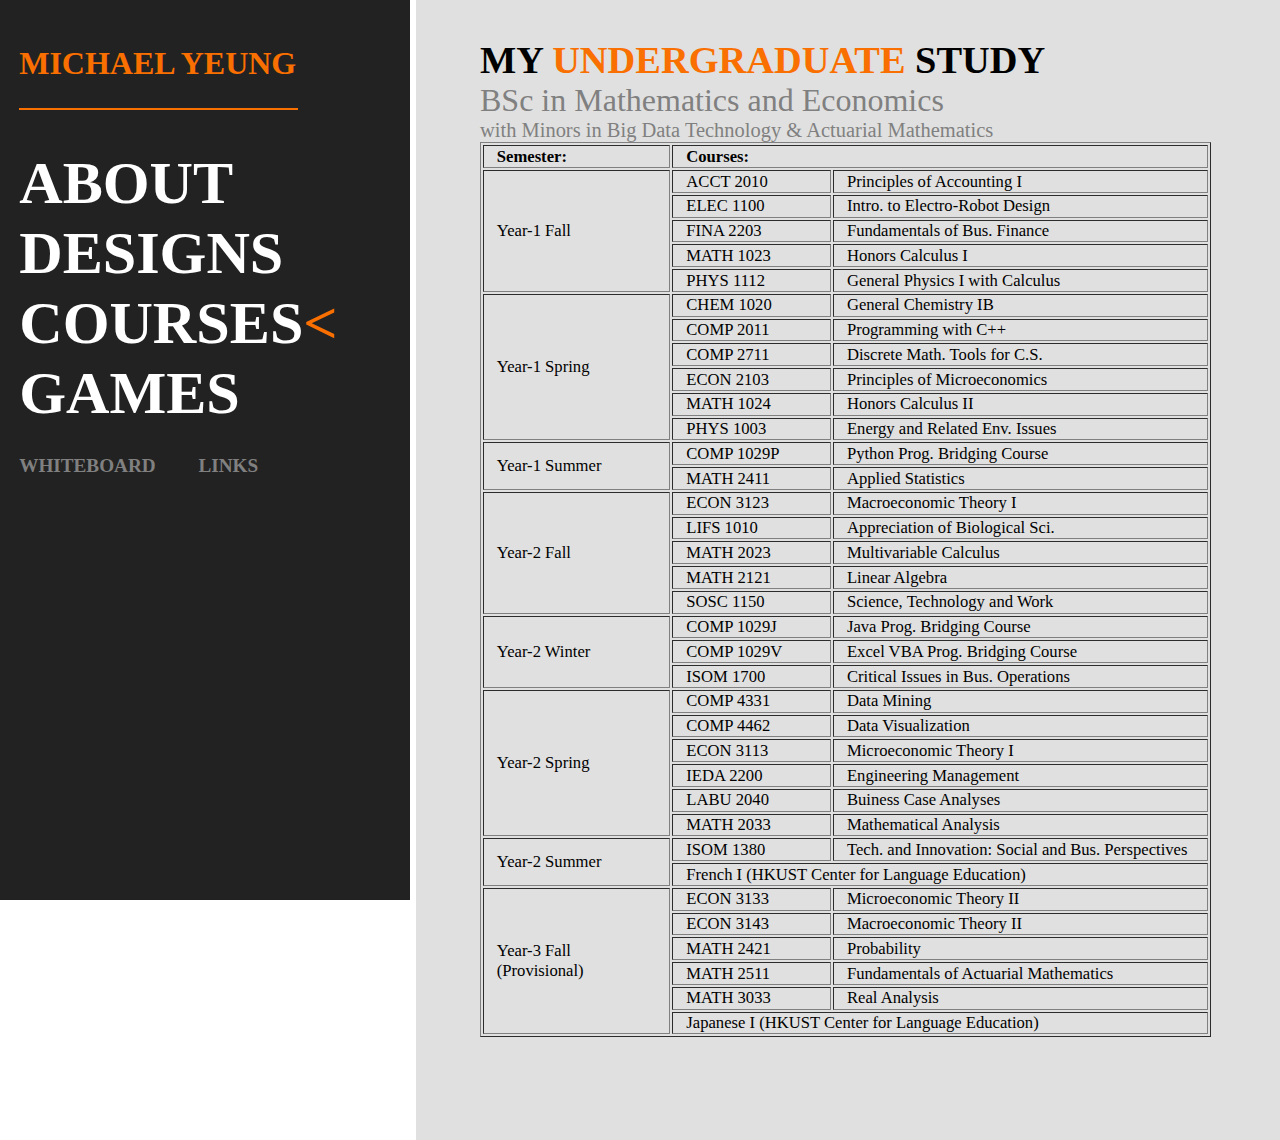
<file: my-website/courses.html>
<!DOCTYPE html>
<html lang="en">
<head>
  <title>Michael Yeung: Courses</title>
  <meta name="viewport" content="width=device-width, initial-scale=1.0">
  <meta charset="utf-8">
  <link rel="stylesheet" href="css/leftbar.css">
  <link rel="stylesheet" href="css/coursesstyle.css">
  <style>
  /* temporarily placing here: Firefox Bug*/
  * {
    box-sizing: border-box;
    margin: 0;
    padding: 0;
  }

  body {
    width: 100vw;
    height: 100vh;
    margin: 0 0 0;
    font-family: Verdana;
    position: flex;
  }

  /* genereal area on the right */
  .gen-area {
    width: 100vw;
    height: max(auto, 100vh);
    margin-top: 18vh;
    background-color: #E0E0E0;
    font-size: 18px;
    font-family: Verdana;
    padding: 8vw 8vw 8vw;
    margin-right: 0;
    color: black;
    float: left;
    display: flex;
    position: relative;
    flex-direction: column;
    z-index: 1;
  }

  .gen-header h1{
    font-size: 5.5vw;
    font-weight: normal;
    font-style: italic;
  }

  .gen-header h2{
    font-size: 5vw;
    font-weight: normal;
    color: grey;
  }

  .gen-header h3{
    font-size: 3.7vw;
    font-weight: normal;
    color: grey;
  }

  .gen-table{
    font-size: 4.5vw;
    font-weight: normal;
  }

  @media only screen and (orientation: landscape) {
    .gen-area{
      width: 67.5vw;
      height: max(auto, 100vh);
      margin-top: 0;
      margin-left: 32.5vw;
      padding-top: 3vw;
      padding-left: 5vw;
      padding-right: 3vw;
      z-index: 3;
    }

    .gen-header h1{
      font-size: 3vw;
    }

    .gen-header h2{
      font-size: 2.5vw;
    }

    .gen-header h3{
      font-size: 1.6vw;
    }

    .gen-table{
      font-size: 1.3vw;
      font-weight: normal;
    }

    .gen-table td{
      padding: 0.03vw 1vw 0.03vw;
    }
  }
  * {
    box-sizing: border-box;
    margin: 0;
    padding: 0;
  }

  body {
    width: 100vw;
    height: 100vh;
    margin: 0 0 0;
    font-family: Verdana;
    position: flex;
  }

  /* genereal area on the right */
  .gen-area {
    width: 100vw;
    height: max(auto, 100vh);
    margin-top: 18vh;
    background-color: #E0E0E0;
    font-size: 18px;
    font-family: Verdana;
    padding: 8vw 8vw 8vw;
    margin-right: 0;
    color: black;
    float: left;
    display: flex;
    position: relative;
    flex-direction: column;
    z-index: 1;
  }

  .gen-header h1{
    font-size: 5.5vw;
    font-weight: normal;
    font-style: italic;
  }

  .gen-header h2{
    font-size: 5vw;
    font-weight: normal;
    color: grey;
  }

  .gen-header h3{
    font-size: 3.7vw;
    font-weight: normal;
    color: grey;
  }

  .gen-table{
    font-size: 4.5vw;
    font-weight: normal;
  }

  @media only screen and (orientation: landscape) {
    .gen-area{
      width: 67.5vw;
      height: max(auto, 100vh);
      margin-top: 0;
      margin-left: 32.5vw;
      padding-top: 3vw;
      padding-left: 5vw;
      padding-right: 3vw;
      z-index: 3;
    }

    .gen-header h1{
      font-size: 3vw;
    }

    .gen-header h2{
      font-size: 2.5vw;
    }

    .gen-header h3{
      font-size: 1.6vw;
    }

    .gen-table{
      font-size: 1.3vw;
      font-weight: normal;
    }

    .gen-table td{
      padding: 0.03vw 1vw 0.03vw;
    }
  }

  </style>
</head>
<body>
  <div class="leftbar">
    <b>
      <div class="leftbar-top">
        <a href="index.html">
          <lt>MICHAEL YEUNG</lt>
        </a>
        <hr width=75% align=left size=2vw color=#F96F00>
      </div>

      <div class="leftbar-item">
        <a href="index.html"><oc>
          ABOUT
        </oc></a>
      </div>

      <div class="leftbar-item">
        <a href="portfolio.html"><oc>
          DESIGNS</oc></a>
      </div>

      <div class="leftbar-item">
        <a href="courses.html"><oc>
          COURSES</oc><font color=#F96F00><</font></a>
      </div>

      <div class="leftbar-item">
        <a href="games.html"><oc>
          GAMES</oc></a>
      </div>

      <div class="leftbar-bottom">

        <div class="leftbar-bottom-block">
          <a href="whiteboard.html"><smalloc>
            WHITEBOARD
          </smalloc></a>
        </div>

        <div class="leftbar-bottom-block">
          <a href="links.html"><smalloc>
            LINKS
          </smalloc></a>
        </div>
      </div>
    </b>
  </div>
  <div class="gen-area">
    <div class="gen-header">
      <h1 style="font-face: Verdana; font-style: normal; font-weight: bold;">
        MY <font color=#F96F00>UNDERGRADUATE</font> STUDY</h1>
      <h2>BSc in Mathematics and Economics</h2>
      <h3>with Minors in Big Data Technology & Actuarial Mathematics</h3>
    </div>
    <div class="gen-table">
      <table width=96% border=1>
        <col width=26%>
        <col width=22%>
        <col width=52%>
        <tr>
          <td><b>Semester:</b></td>
          <td colspan=2><b>Courses:</b></td>
        </tr>
        <tr>
          <td rowspan=5>Year-1 Fall</td>
          <td>ACCT 2010</td>
          <td>Principles of Accounting I</td>
        </tr>
        <tr>
          <td>ELEC 1100</td>
          <td>Intro. to Electro-Robot Design</td>
        </tr>
        <tr>
          <td>FINA 2203</td>
          <td>Fundamentals of Bus. Finance</td>
        </tr>
        <tr>
          <td>MATH 1023</td>
          <td>Honors Calculus I</td>
        </tr>
        <tr>
          <td>PHYS 1112</td>
          <td>General Physics I with Calculus</td>
        </tr>
        <tr>
          <td rowspan="6">Year-1 Spring</td>
          <td>CHEM 1020</td>
          <td>General Chemistry IB</td>
        </tr>
        <tr>
          <td>COMP 2011</td>
          <td>Programming with C++</td>
        </tr>
        <tr>
          <td>COMP 2711</td>
          <td>Discrete Math. Tools for C.S.</td>
        </tr>
        <tr>
          <td>ECON 2103</td>
          <td>Principles of Microeconomics</td>
        </tr>
        <tr>
          <td>MATH 1024</td>
          <td>Honors Calculus II</td>
        </tr>
        <tr>
          <td>PHYS 1003</td>
          <td>Energy and Related Env. Issues</td>
        </tr>
        <tr>
          <td rowspan="2">Year-1 Summer</td>
          <td>COMP 1029P</td>
          <td>Python Prog. Bridging Course</td>
        </tr>
        <tr>
          <td>MATH 2411</td>
          <td>Applied Statistics</td>
        </tr>
        <tr>
          <td rowspan="5">Year-2 Fall</td>
          <td>ECON 3123</td>
          <td>Macroeconomic Theory I</td>
        </tr>
        <tr>
          <td>LIFS 1010</td>
          <td>Appreciation of Biological Sci.</td>
        </tr>
        <tr>
          <td>MATH 2023</td>
          <td>Multivariable Calculus</td>
        </tr>
        <tr>
          <td>MATH 2121</td>
          <td>Linear Algebra</td>
        </tr>
        <tr>
          <td>SOSC 1150</td>
          <td>Science, Technology and Work</td>
        </tr>
        <tr>
          <td rowspan="3">Year-2 Winter</td>
          <td>COMP 1029J</td>
          <td>Java Prog. Bridging Course</td>
        </tr>
        <tr>
          <td>COMP 1029V</td>
          <td>Excel VBA Prog. Bridging Course</td>
        </tr>
        <tr>
          <td>ISOM 1700</td>
          <td>Critical Issues in Bus. Operations</td>
        </tr>
        <tr>
          <td rowspan="6">Year-2 Spring</td>
          <td>COMP 4331</td>
          <td>Data Mining</td>
        </tr>
        <tr>
          <td>COMP 4462</td>
          <td>Data Visualization</td>
        </tr>
        <tr>
          <td>ECON 3113</td>
          <td>Microeconomic Theory I</td>
        </tr>
        <tr>
          <td>IEDA 2200</td>
          <td>Engineering Management</td>
        </tr>
        <tr>
          <td>LABU 2040</td>
          <td>Buiness Case Analyses</td>
        </tr>
        <tr>
          <td>MATH 2033</td>
          <td>Mathematical Analysis</td>
        </tr>
        <tr>
          <td rowspan="2">Year-2 Summer</td>
          <td>ISOM 1380</td>
          <td>Tech. and Innovation: Social and Bus. Perspectives</td>
        </tr>
        <tr>
          <td colspan="2">French I (HKUST Center for Language Education)</td>
        </tr>
        <tr>
          <td rowspan="6">Year-3 Fall<br>(Provisional)</td>
          <td>ECON 3133</td>
          <td>Microeconomic Theory II</td>
        </tr>
        <tr>
          <td>ECON 3143</td>
          <td>Macroeconomic Theory II</td>
        </tr>
        <tr>
          <td>MATH 2421</td>
          <td>Probability</td>
        </tr>
        <tr>
          <td>MATH 2511</td>
          <td>Fundamentals of Actuarial Mathematics</td>
        </tr>
        <tr>
          <td>MATH 3033</td>
          <td>Real Analysis</td>
        </tr>
        <tr>
          <td colspan="2">Japanese I (HKUST Center for Language Education)</td>
        </tr>
      </table>
    </div>
  </div>
</body>
</html>
</file>
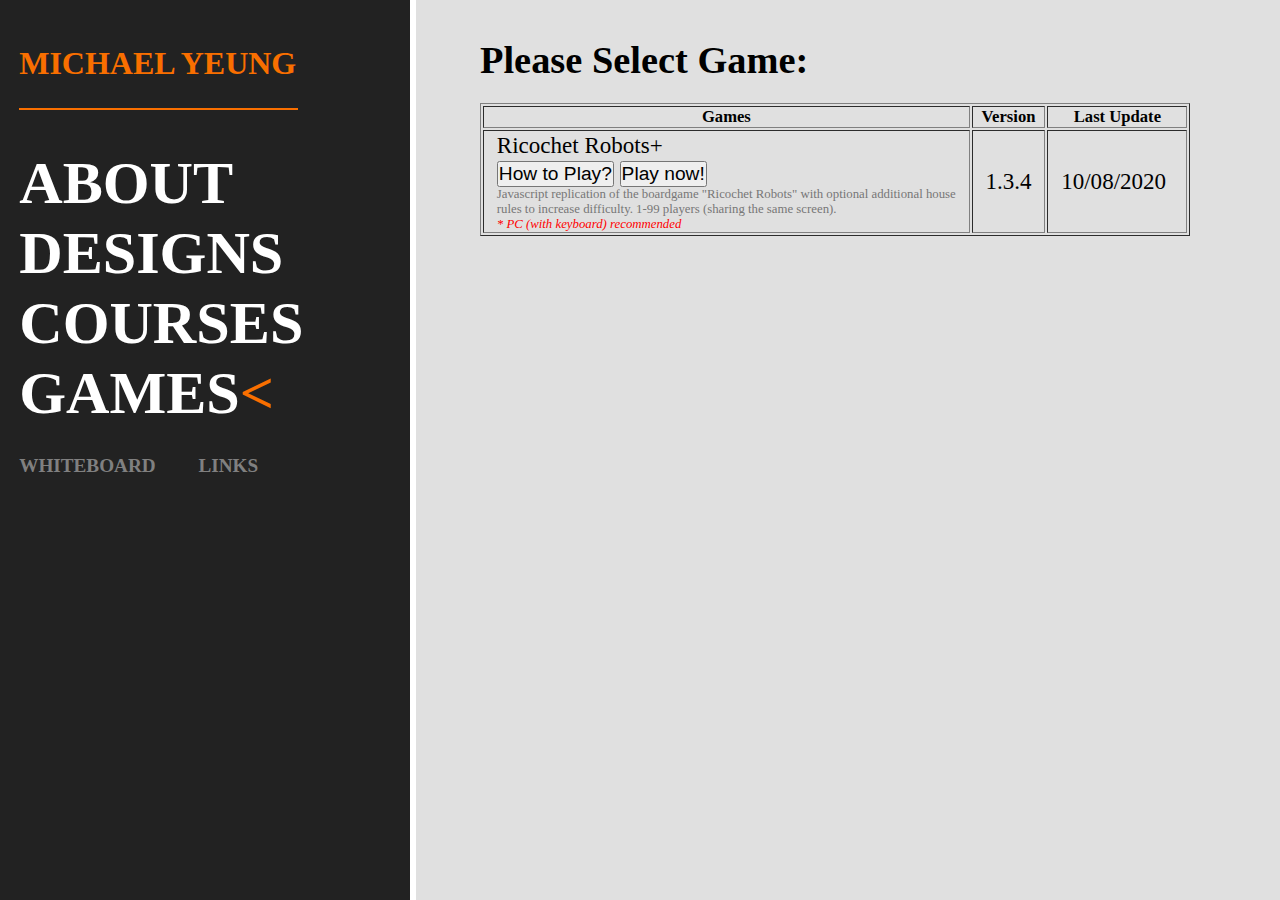
<file: my-website/games.html>
<!DOCTYPE html>
<html lang="en">
<head>
  <title>Michael Yeung: Games</title>
  <meta name="viewport" content="width=device-width, initial-scale=1.0">
  <meta charset="utf-8">
  <link rel="stylesheet" href="css/leftbar.css">
  <link rel="stylesheet" href="css/gamesstyle.css">

</head>
<body>
  <div class="leftbar">
  <b>
    <div class="leftbar-top">
      <a href="index.html">
        <lt>MICHAEL YEUNG</lt>
      </a>
      <hr width=75% align=left size=2vw color=#F96F00>
    </div>

    <div class="leftbar-item">
      <a href="index.html"><oc>
        ABOUT</oc></a>
    </div>

    <div class="leftbar-item">
      <a href="portfolio.html"><oc>
        DESIGNS<br>
      </oc></a>
    </div>

    <div class="leftbar-item">
      <a href="courses.html"><oc>
        COURSES
      </oc></a>
    </div>

    <div class="leftbar-item">
      <a href="games.html"><oc>
        GAMES</oc><font color=#F96F00><</font></a>
    </div>

    <div class="leftbar-bottom">

      <div class="leftbar-bottom-block">
        <a href="whiteboard.html"><smalloc>
          WHITEBOARD
        </smalloc></a>
      </div>

      <div class="leftbar-bottom-block">
        <a href="links.html"><smalloc>
          LINKS
        </smalloc></a>
      </div>
    </div>
  </b>
  </div>
  <div class="gen-area">
    <div class="gen-header">
      <h1>Please Select Game:</h1><br>
    </div>
    <div class="gen-table">
      <table width=100% border=1>
        <col width=70%>
        <col width=10%>
        <col width=20%>
        <tr>
          <th>Games</th>
          <th>Version</th>
          <th>Last Update</th>
        </tr>
        <tr>
          <td>
            Ricochet Robots+<br>
            <button type="button" name="button" onclick="location.href='ricochet_plus.html#rules'">How to Play?</button>
            <button type="button" name="button" onclick="location.href='ricochet_plus.html'">Play now!</button>
            <div class="gen-note">
              Javascript replication of the boardgame "Ricochet Robots" with optional additional house rules to increase difficulty. 1-99 players (sharing the same screen).<br>
              <i><font color="red">* PC (with keyboard) recommended</font></i>
            </div>
          </td>
          <td>1.3.4</td>
          <td>10/08/2020</td>
        </tr>
      </table>
    </div>
  </div>
</body>
</html>
</file>
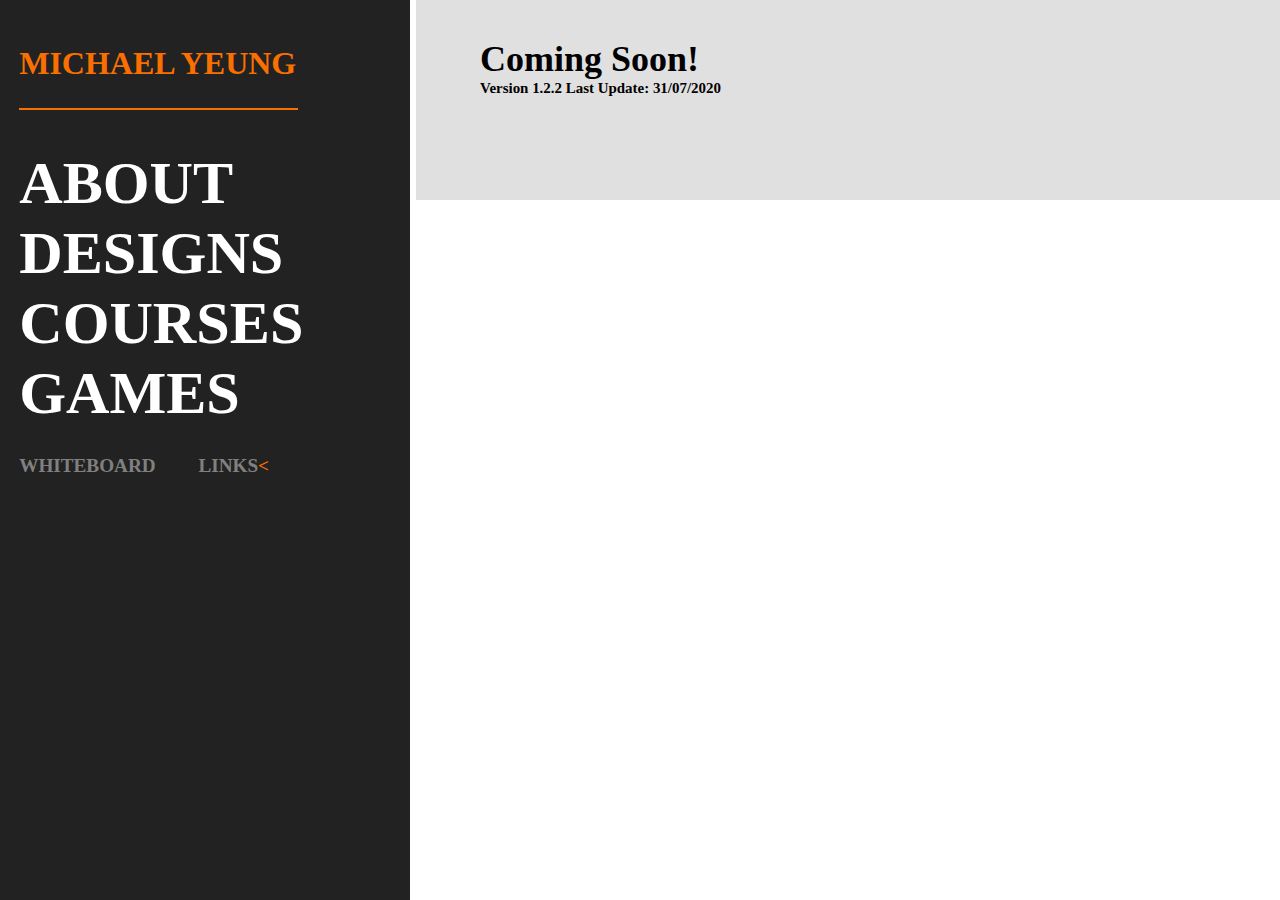
<file: my-website/links.html>
<!DOCTYPE html>
<html lang="en">
<head>
  <title>Michael Yeung: Links</title>
  <meta name="viewport" content="width=device-width, initial-scale=1.0">
  <meta charset="utf-8">
  <link rel="stylesheet" href="css/leftbar.css">
  <link rel="stylesheet" href="css/indexstyle.css">

</head>
<body>
  <div class="leftbar">
  <b>
    <div class="leftbar-top">
      <a href="index.html">
        <lt>MICHAEL YEUNG</lt>
      </a>
      <hr width=75% align=left size=2vw color=#F96F00>
    </div>

    <div class="leftbar-item">
      <a href="index.html"><oc>
        ABOUT</oc></a>
    </div>

    <div class="leftbar-item">
      <a href="portfolio.html"><oc>
        DESIGNS<br>
      </oc></a>
    </div>

    <div class="leftbar-item">
      <a href="courses.html"><oc>
        COURSES
      </oc></a>
    </div>

    <div class="leftbar-item">
      <a href="games.html"><oc>
        GAMES</oc></a>
    </div>

    <div class="leftbar-bottom">

      <div class="leftbar-bottom-block">
        <a href="whiteboard.html"><smalloc>
          WHITEBOARD
        </smalloc></a>
      </div>

      <div class="leftbar-bottom-block">
        <a href="links.html"><smalloc>
          LINKS<font color=#F96F00><</font>
        </smalloc></a>
      </div>
    </div>
  </b>
  </div>
  <div class="gen-area">
    <h1>Coming Soon!</h1>
    <h5>Version 1.2.2 Last Update: 31/07/2020</h5>
  </div>
</body>
</html>
</file>
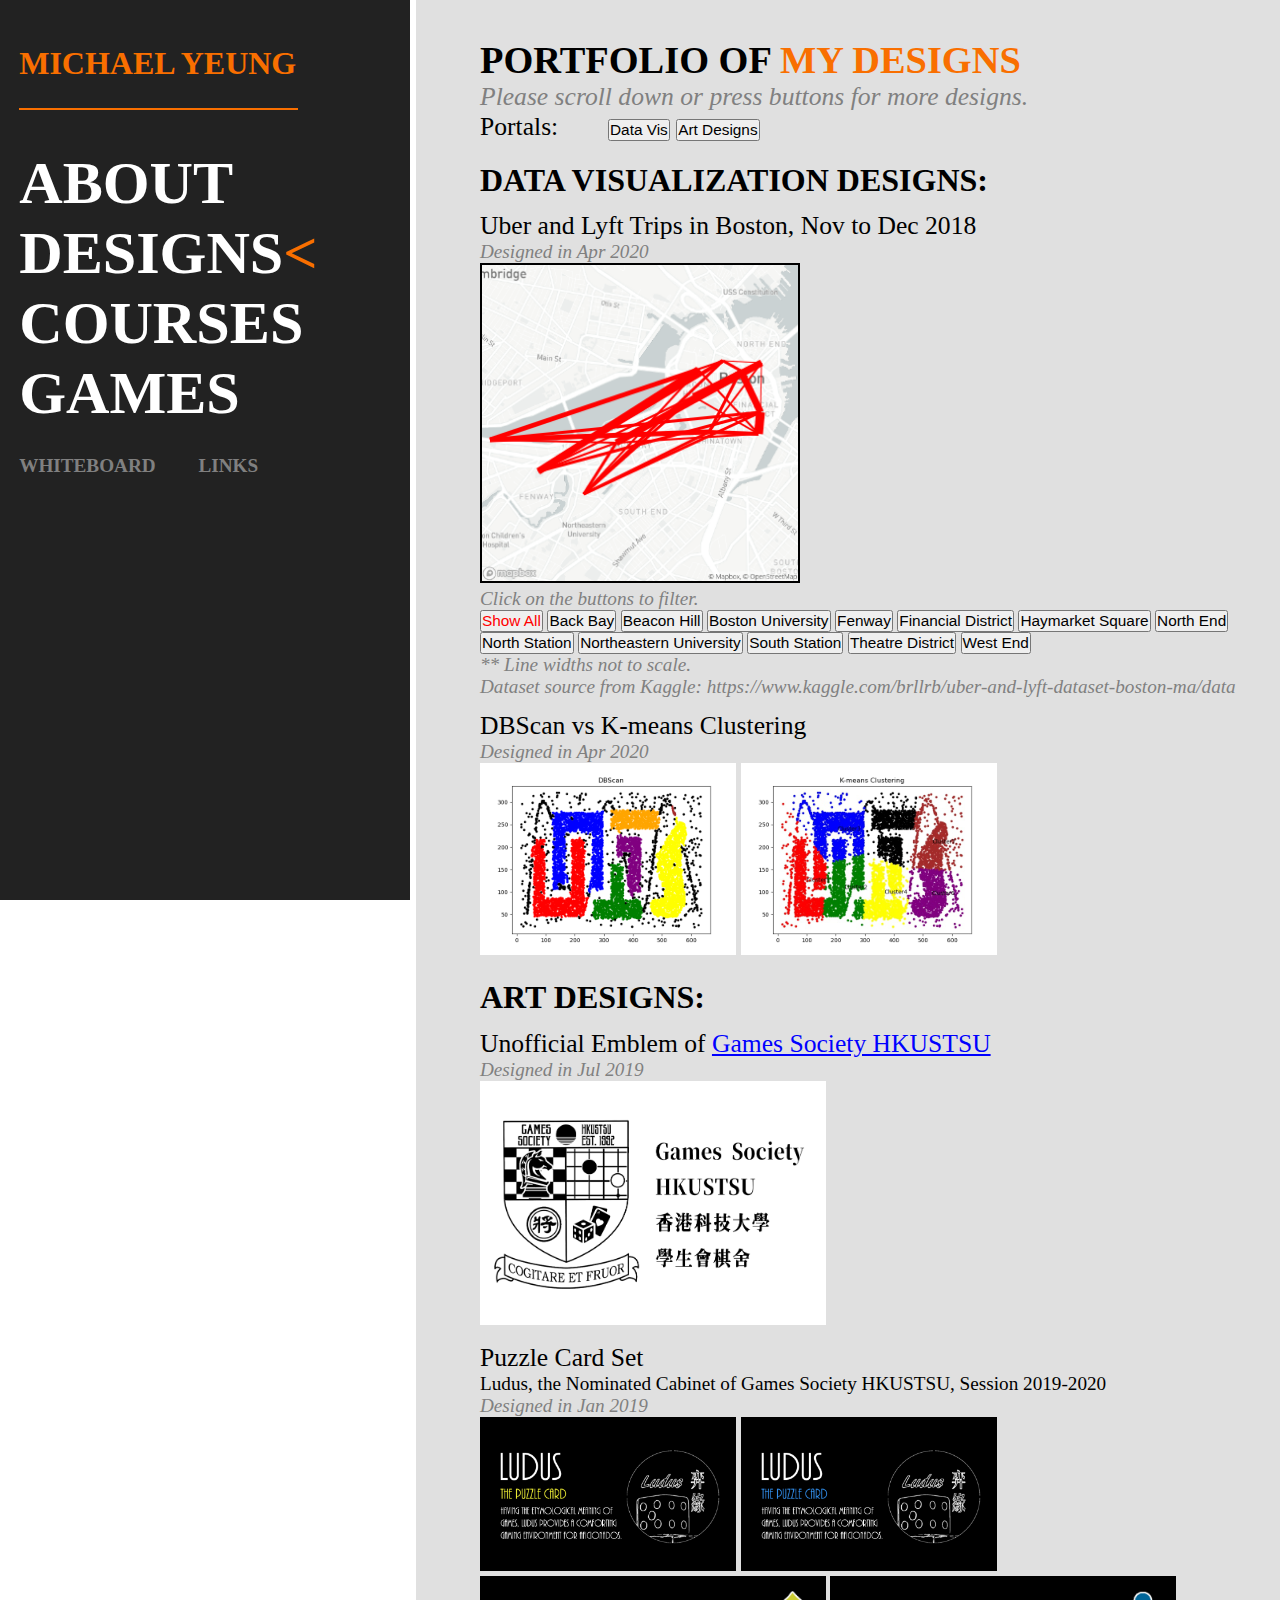
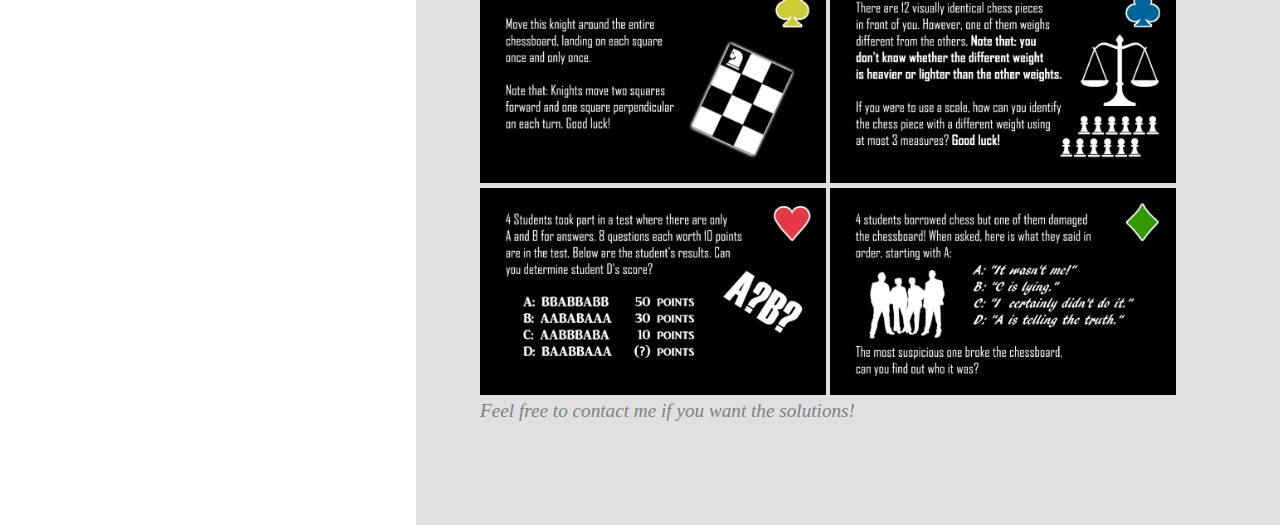
<file: my-website/portfolio.html>
<!DOCTYPE html>
<html lang="en">
<head>
  <title>Michael Yeung: Designs</title>
  <meta name="viewport" content="width=device-width, initial-scale=1.0">
  <meta charset="utf-8">
  <link rel="stylesheet" href="css/leftbar.css">
  <link rel="stylesheet" href="css/designsstyle.css">
  </style>
</head>
<body>
  <div class="leftbar">
    <b>
      <div class="leftbar-top">
        <a href="index.html">
          <lt>MICHAEL YEUNG</lt>
        </a>
        <hr width=75% align=left size=2vw color=#F96F00>
      </div>

      <div class="leftbar-item">
        <a href="index.html"><oc>
          ABOUT
        </oc></a>
      </div>

      <div class="leftbar-item">
        <a href="portfolio.html"><oc>
          DESIGNS</oc><font color=#F96F00><</font></a>
      </div>

      <div class="leftbar-item">
        <a href="courses.html"><oc>
          COURSES
        </oc></a>
      </div>

      <div class="leftbar-item">
        <a href="games.html"><oc>
          GAMES</oc></a>
      </div>

      <div class="leftbar-bottom">

        <div class="leftbar-bottom-block">
          <a href="whiteboard.html"><smalloc>
            WHITEBOARD
          </smalloc></a>
        </div>

        <div class="leftbar-bottom-block">
          <a href="links.html"><smalloc>
            LINKS
          </smalloc></a>
        </div>
      </div>
    </b>
  </div>
  <div class="gen-area">
    <div class="gen-header">
      <h1>PORTFOLIO OF <font color=#F96F00>MY DESIGNS</font><h1>
      <h2>Please scroll down or press buttons for more designs.<h2>
      <div class="portals-container">
        <div class="portals-head">
          <h7>Portals:<h7>
        </div>
        <div class="portals-item">
          <button onClick="window.location.href='#datavis'">Data Vis</button>
            <button onClick="window.location.href='#art'">Art Designs</button>
        </div>
      </div>
    </div>
    <div class="gen-section">
      <topic id="datavis"></topic>
      <h3>DATA VISUALIZATION DESIGNS:</h3>
      <div class="gen-section-item">
        <h4>Uber and Lyft Trips in Boston, Nov to Dec 2018</h4>
        <h5>Designed in Apr 2020</h5>
        <canvas id="myCanvas" style="border:2px solid #000000;"></canvas><br>
        <h5>Click on the buttons to filter.</h5>
        <button onclick="show_all()"><font color=red>Show All</font></button>
        <button onclick="show_one(0)">Back Bay</button>
        <button onclick="show_one(1)">Beacon Hill</button>
        <button onclick="show_one(2)">Boston University</button>
        <button onclick="show_one(3)">Fenway</button>
        <button onclick="show_one(4)">Financial District</button>
        <button onclick="show_one(5)">Haymarket Square</button>
        <button onclick="show_one(6)">North End</button>
        <button onclick="show_one(7)">North Station</button>
        <button onclick="show_one(8)">Northeastern University</button>
        <button onclick="show_one(9)">South Station</button>
        <button onclick="show_one(10)">Theatre District</button>
        <button onclick="show_one(11)">West End</button>
        <h5>** Line widths not to scale.<br>Dataset source from Kaggle: https://www.kaggle.com/brllrb/uber-and-lyft-dataset-boston-ma/data</h5>
      </div>
      <script type="text/javascript" src="js/uber-map.js"></script>
      <div class="gen-section-item">
        <h4>DBScan vs K-means Clustering</h4>
        <h5>Designed in Apr 2020</h5>
        <div class="reduced-size-img">
          <img src="image/dbscan.png">
          <img src="image/k_means.jpg">
        </div>
      </div>
    </div>
    <div class="gen-section">
    <topic id="art"></topic>
      <h3>ART DESIGNS:</h3>
      <div class="gen-section-item">
        <h4>Unofficial Emblem of <a href="https://games.su.ust.hk/aboutus.html"
        target="_blank"><font color=blue><u>Games Society HKUSTSU</u></font></a></h4>
        <h5>Designed in Jul 2019</h5>
        <img src="image/emblem.jpg" height=260px width=auto>
      </div>
      <div class="gen-section-item">
        <h4>Puzzle Card Set</br>
        <h6>Ludus, the Nominated Cabinet of Games Society HKUSTSU, Session 2019-2020</h6>
        <h5>Designed in Jan 2019</h5>
        <div class="reduced-size-img">
          <img src="image/yellow_front.jpg">
          <img src="image/blue_front.jpg">
        </div>
        <img src="image/yellow_back.jpg">
        <img src="image/blue_back.jpg">
        <img src="image/red_back.jpg">
        <img src="image/green_back.jpg"o>
        <h5>Feel free to contact me if you want the solutions!</h5>
      </div>
    </div>
  </div>
</body>
</html>
</file>
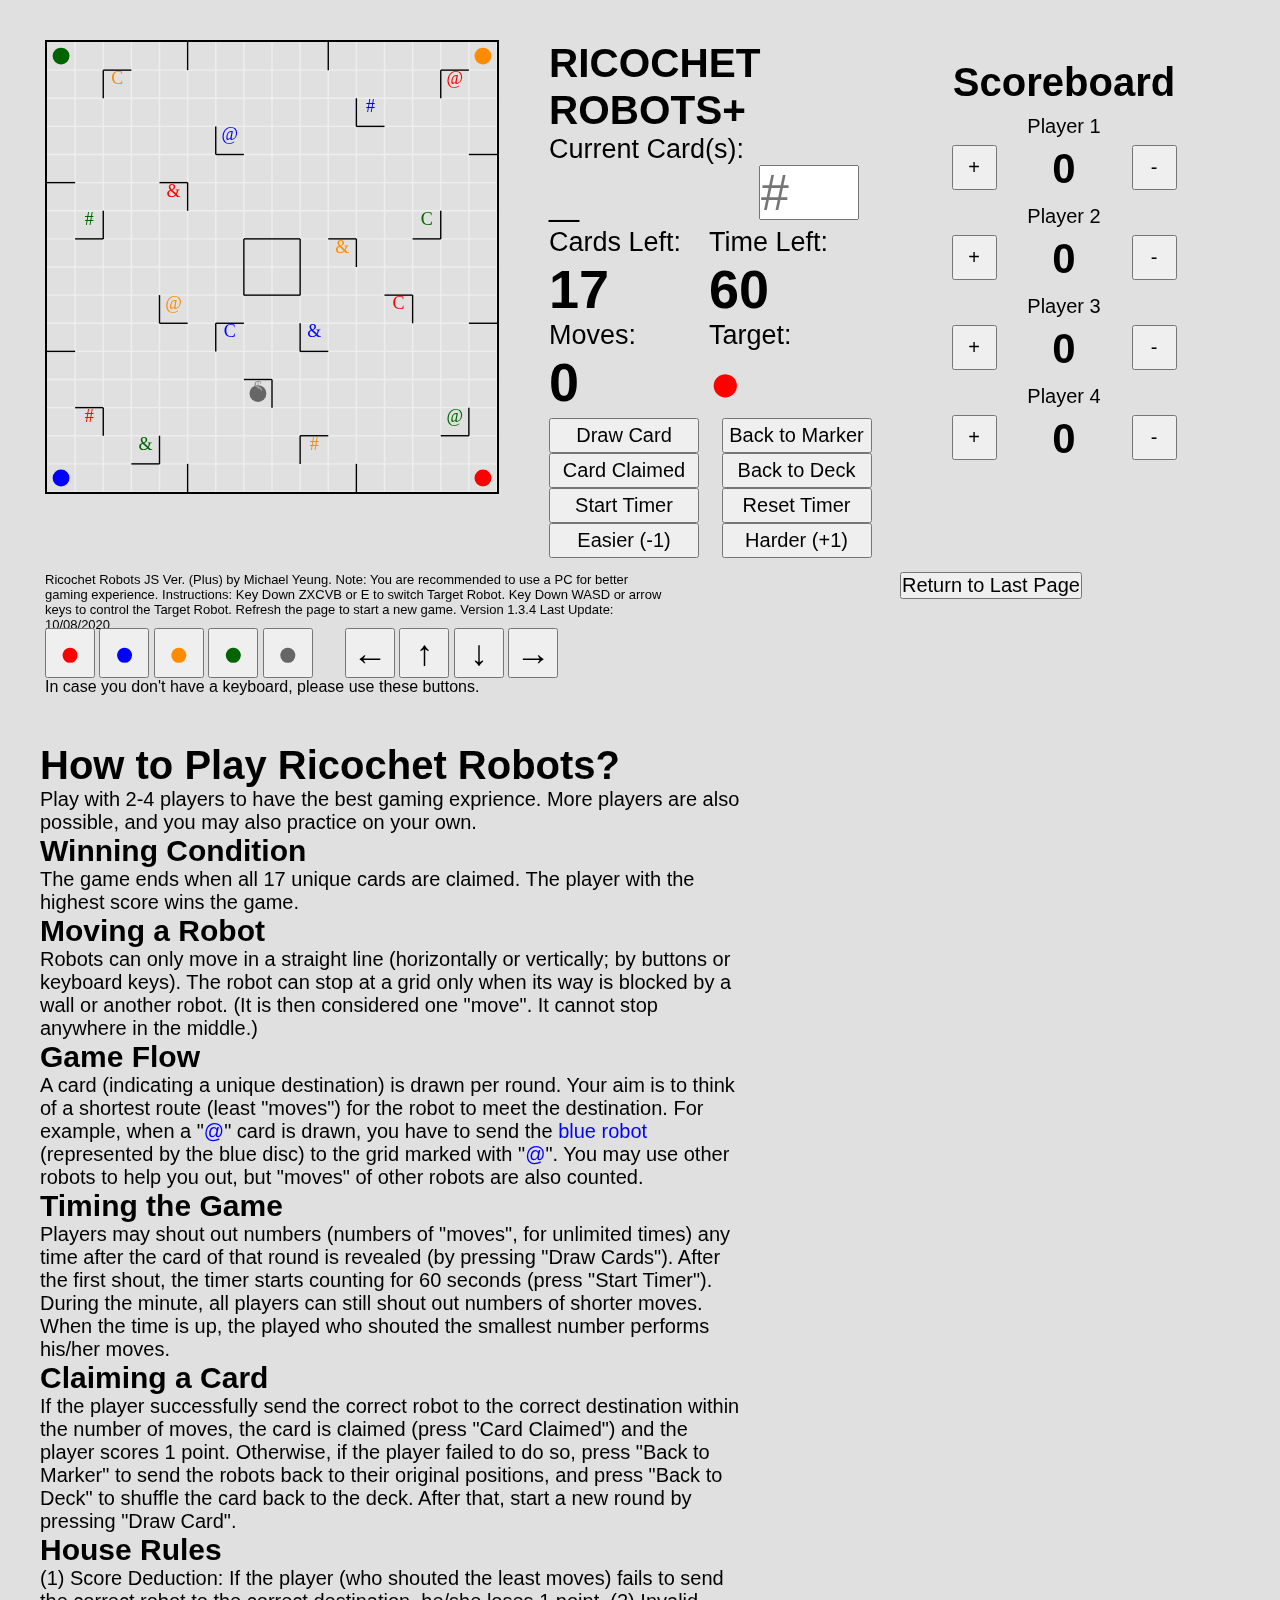
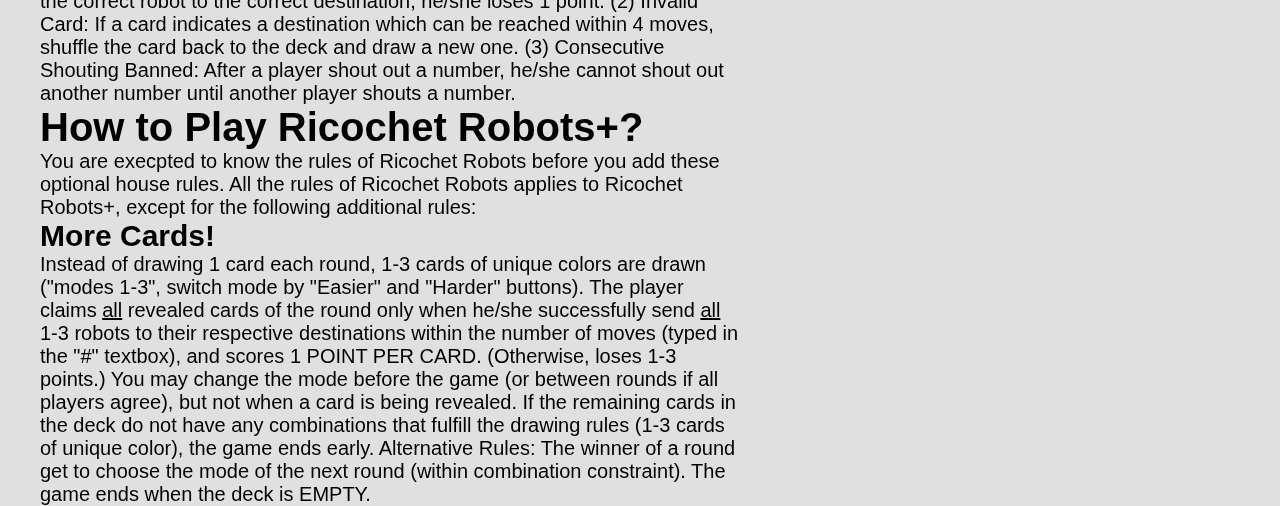
<file: my-website/ricochet_plus.html>
<!DOCTYPE html>
<html lang="en">
<head>
  <title>Michael Yeung: Ricochet Robots+</title>
  <meta name="viewport" content="width=device-width, initial-scale=1.0">
  <meta charset="utf-8">
  <link rel="stylesheet" href="css/leftbar.css">
  <link rel="stylesheet" href="css/ricoplusstyle.css">
  <script src="js/jquery-3.5.1.min.js"></script>
  <style media="screen">
    .test{
      margin: 20px 20px 20px;
    }
  </style>
</head>
<body>
  <div class="rico-container">
    <div class="rico-item-1">
      <canvas id="ricoCanvas" style="border:2px solid #000000;" width="450" height="450"></canvas>
    </div>
    <div class="rico-item-2">
      <h2>RICOCHET ROBOTS+</h2>
      Current Card(s):
      <div class="current-card-container">
        <div class="current-card-item">
          <h1 id="current_card_1">_</h1>
        </div>
        <div class="current-card-item">
          <h1 id="current_card_2"></h1>
        </div>
        <div class="current-card-item">
          <h1 id="current_card_3"></h1>
        </div>
        <div class="current-card-item" style="float: right;">
          <input type="number" id="textbox1" max="99" min="5" style="font-size: 50px; height: 55px; width: 100px; font: TW Cen MT, Verdana, sans-serif" value="" placeholder="#" oninput="javascript: if (this.value.length > 2){this.value = this.value.slice(0, 2);}">
        </div>
      </div>
      <div class="timerr-container">
        <div class="timerr">
          Cards Left:
          <h1 id="decksize">17</h1>
        </div>
        <div class="timerr">
          Time Left:
          <h1 id="timer">60</h1>
        </div>
        <div class="timerr">
          Moves:
          <h1 id="moves">0</h1>
        </div>
        <div class="timerr">
          Target:
          <h1 id="robot" style="color: red;">●</h1>
        </div>
      </div>
      <div class="timerr-container-2">
        <button onclick="drawCard()">Draw Card</button>
        <button onclick="undo()">Back to Marker</button>
        <button onclick="claimed()">Card Claimed</button>
        <button onclick="discard()">Back to Deck</button>
        <button onclick="start_timer()">Start Timer</button>
        <button onclick="reset_timer()">Reset Timer</button>
        <button onclick="cMode(0)">Easier (-1)</button>
        <button onclick="cMode(1)">Harder (+1)</button>
        <script type="text/javascript" src="js/ricochet_plus.js"></script>
      </div>
    </div>
    <div class="rico-item-3">
      <div class="scoreheader">
        <h1>Scoreboard</h1>
      </div>
      <div class="scoreboard">
        <div class="player-name">
          Player 1
        </div>
        <div class="player-row">
          <div class="player-row-item">
            <button class="scorebutton" onclick="player1(1)">+</button>
          </div>
          <div class="player-row-item">
            <h2 id="player1">0</h2>
          </div>
          <div class="player-row-item">
            <button class="scorebutton" onclick="player1(-1)">-</button>
          </div>
        </div>
        <div class="player-name">
          Player 2
        </div>
        <div class="player-row">
          <div class="player-row-item">
            <button class="scorebutton" onclick="player2(1)">+</button>
          </div>
          <div class="player-row-item">
            <h2 id="player2">0</h2>
          </div>
          <div class="player-row-item">
            <button class="scorebutton" onclick="player2(-1)">-</button>
          </div>
        </div>
        <div class="player-name">
          Player 3
        </div>
        <div class="player-row">
          <div class="player-row-item">
            <button class="scorebutton" onclick="player3(1)">+</button>
          </div>
          <div class="player-row-item">
            <h2 id="player3">0</h2>
          </div>
          <div class="player-row-item">
            <button class="scorebutton" onclick="player3(-1)">-</button>
          </div>
        </div>
        <div class="player-name">
          Player 4
        </div>
        <div class="player-row">
          <div class="player-row-item">
            <button class="scorebutton" onclick="player4(1)">+</button>
          </div>
          <div class="player-row-item">
            <h2 id="player4">0</h2>
          </div>
          <div class="player-row-item">
            <button class="scorebutton" onclick="player4(-1)">-</button>
          </div>
        </div>
      </div>
    </div>
    <div class="rico-item-4">
      Ricochet Robots JS Ver. (Plus) by Michael Yeung. Note: You are recommended to use a PC for better gaming experience. Instructions: Key Down ZXCVB or E to switch Target Robot. Key Down WASD or arrow keys to control the Target Robot. Refresh the page to start a new game. Version 1.3.4 Last Update: 10/08/2020
    </div>
    <div class="rico-item-5">
      <button type="button" name="button" onclick="location.href='games.html'">Return to Last Page</button>
    </div>
    <div class="v-num">
      <div class="v-num-row">
        <button type="button" name="button" onClick="numPressed(1)" style="color: red;">●</button>
        <button type="button" name="button" onClick="numPressed(2)" style="color: #0000FF;">●</button>
        <button type="button" name="button" onClick="numPressed(3)" style="color: DarkOrange;">●</button>
        <button type="button" name="button" onClick="numPressed(4)" style="color: DarkGreen;">●</button>
        <button type="button" name="button" onClick="numPressed(5)" style="color: #666666;">●</button>
      </div>
      <div class="v-num-row">
        <button type="button" name="button" onClick="leftPressed()">←</button>
        <button type="button" name="button" onClick="upPressed()">↑</button>
        <button type="button" name="button" onClick="downPressed()">↓</button>
        <button type="button" name="button" onClick="rightPressed()">→</button>
      </div>
      <div class="v-num-row" style="height: 20px; width: 550px;">
        In case you don't have a keyboard, please use these buttons.
      </div>
    </div>
    <div class="rico-item-7">
      <topic id="rules"></topic>
      <h1>How to Play Ricochet Robots?</h1>
      Play with 2-4 players to have the best gaming exprience.
      More players are also possible, and you may also practice on your own.
      <h2>Winning Condition</h2>
      The game ends when all 17 unique cards are claimed.
      The player with the highest score wins the game.
      <h2>Moving a Robot</h2>
      Robots can only move in a straight line (horizontally or vertically; by buttons or keyboard keys). The robot can stop at a grid only when its way is blocked by a wall or another robot. (It is then considered one "move". It cannot stop anywhere in the middle.)
      <h2>Game Flow</h2>
      A card (indicating a unique destination) is drawn per round.
      Your aim is to think of a shortest route (least "moves") for the robot to meet the destination. For example, when a "<font color="blue">@</font>" card is drawn, you have to send the <font color="blue">blue robot</font> (represented by the blue disc) to the grid marked with "<font color="blue">@</font>". You may use other robots to help you out, but "moves" of other robots are also counted.
      <h2>Timing the Game</h2>
      Players may shout out numbers (numbers of "moves", for unlimited times) any time after the card of that round is revealed (by pressing "Draw Cards"). After the first shout, the timer starts counting for 60 seconds (press "Start Timer"). During the minute, all players can still shout out numbers of shorter moves. When the time is up, the played who shouted the smallest number performs his/her moves.
      <h2>Claiming a Card</h2>
      If the player successfully send the correct robot to the correct destination within the number of moves, the card is claimed (press "Card Claimed") and the player scores 1 point. Otherwise, if the player failed to do so, press "Back to Marker" to send the robots back to their original positions, and press "Back to Deck" to shuffle the card back to the deck. After that, start a new round by pressing "Draw Card".
      <h2>House Rules</h2>
      (1) Score Deduction: If the player (who shouted the least moves) fails to send the correct robot to the correct destination, he/she loses 1 point.
      (2) Invalid Card: If a card indicates a destination which can be reached within 4 moves, shuffle the card back to the deck and draw a new one.
      (3) Consecutive Shouting Banned: After a player shout out a number, he/she cannot shout out another number until another player shouts a number.
      <h1>How to Play Ricochet Robots+?</h1>
      You are execpted to know the rules of Ricochet Robots before you add these optional house rules. All the rules of Ricochet Robots applies to Ricochet Robots+, except for the following additional rules:
      <h2>More Cards!</h2>
      Instead of drawing 1 card each round, 1-3 cards of unique colors are drawn ("modes 1-3", switch mode by "Easier" and "Harder" buttons).
      The player claims <u>all</u> revealed cards of the round only when he/she successfully send <u>all</u> 1-3 robots to their respective destinations within the number of moves (typed in the "#" textbox), and scores 1 POINT PER CARD. (Otherwise, loses 1-3 points.) You may change the mode before the game (or between rounds if all players agree), but not when a card is being revealed. If the remaining cards in the deck do not have any combinations that fulfill the drawing rules (1-3 cards of unique color), the game ends early.
      Alternative Rules: The winner of a round get to choose the mode of the next round (within combination constraint). The game ends when the deck is EMPTY.
    </div>
  </div>

</body>
</html>
</file>
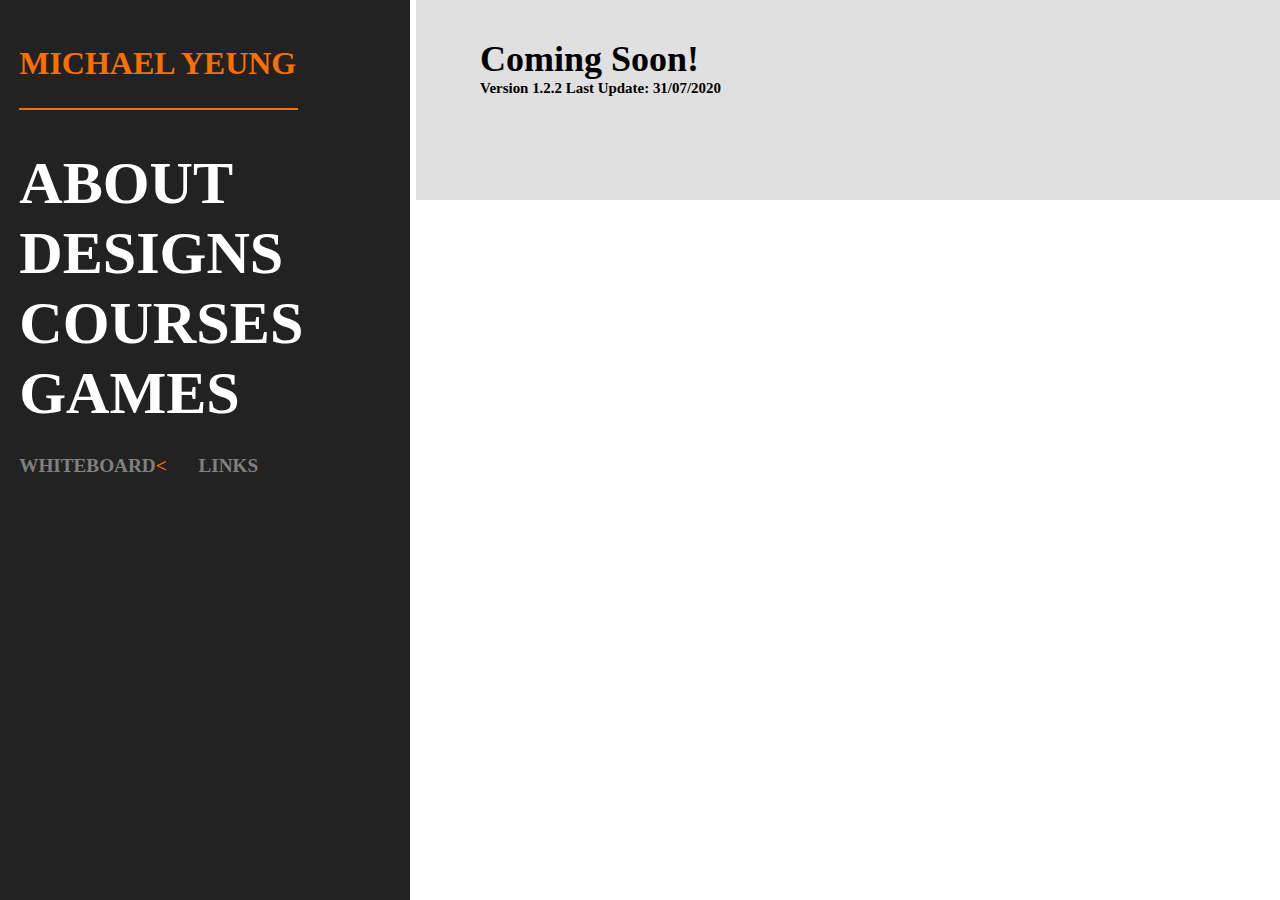
<file: my-website/whiteboard.html>
<!DOCTYPE html>
<html lang="en">
<head>
  <title>Michael Yeung: Whiteboard v2</title>
  <meta name="viewport" content="width=device-width, initial-scale=1.0">
  <meta charset="utf-8">
  <link rel="stylesheet" href="css/leftbar.css">
  <link rel="stylesheet" href="css/indexstyle.css">

</head>
<body>
  <div class="leftbar">
  <b>
    <div class="leftbar-top">
      <a href="index.html">
        <lt>MICHAEL YEUNG</lt>
      </a>
      <hr width=75% align=left size=2vw color=#F96F00>
    </div>

    <div class="leftbar-item">
      <a href="index.html"><oc>
        ABOUT</oc</a>
    </div>

    <div class="leftbar-item">
      <a href="portfolio.html"><oc>
        DESIGNS<br>
      </oc></a>
    </div>

    <div class="leftbar-item">
      <a href="courses.html"><oc>
        COURSES
      </oc></a>
    </div>

    <div class="leftbar-item">
      <a href="games.html"><oc>
        GAMES</oc></a>
    </div>

    <div class="leftbar-bottom">

      <div class="leftbar-bottom-block">
        <a href="whiteboard.html"><smalloc>
          WHITEBOARD<font color=#F96F00><</font>
        </smalloc></a>
      </div>

      <div class="leftbar-bottom-block">
        <a href="links.html"><smalloc>
          LINKS
        </smalloc></a>
      </div>
    </div>
  </b>
  </div>
  <div class="gen-area">
    <h1>Coming Soon!</h1>
    <h5>Version 1.2.2 Last Update: 31/07/2020</h5>
  </div>
</body>
</html>
</file>
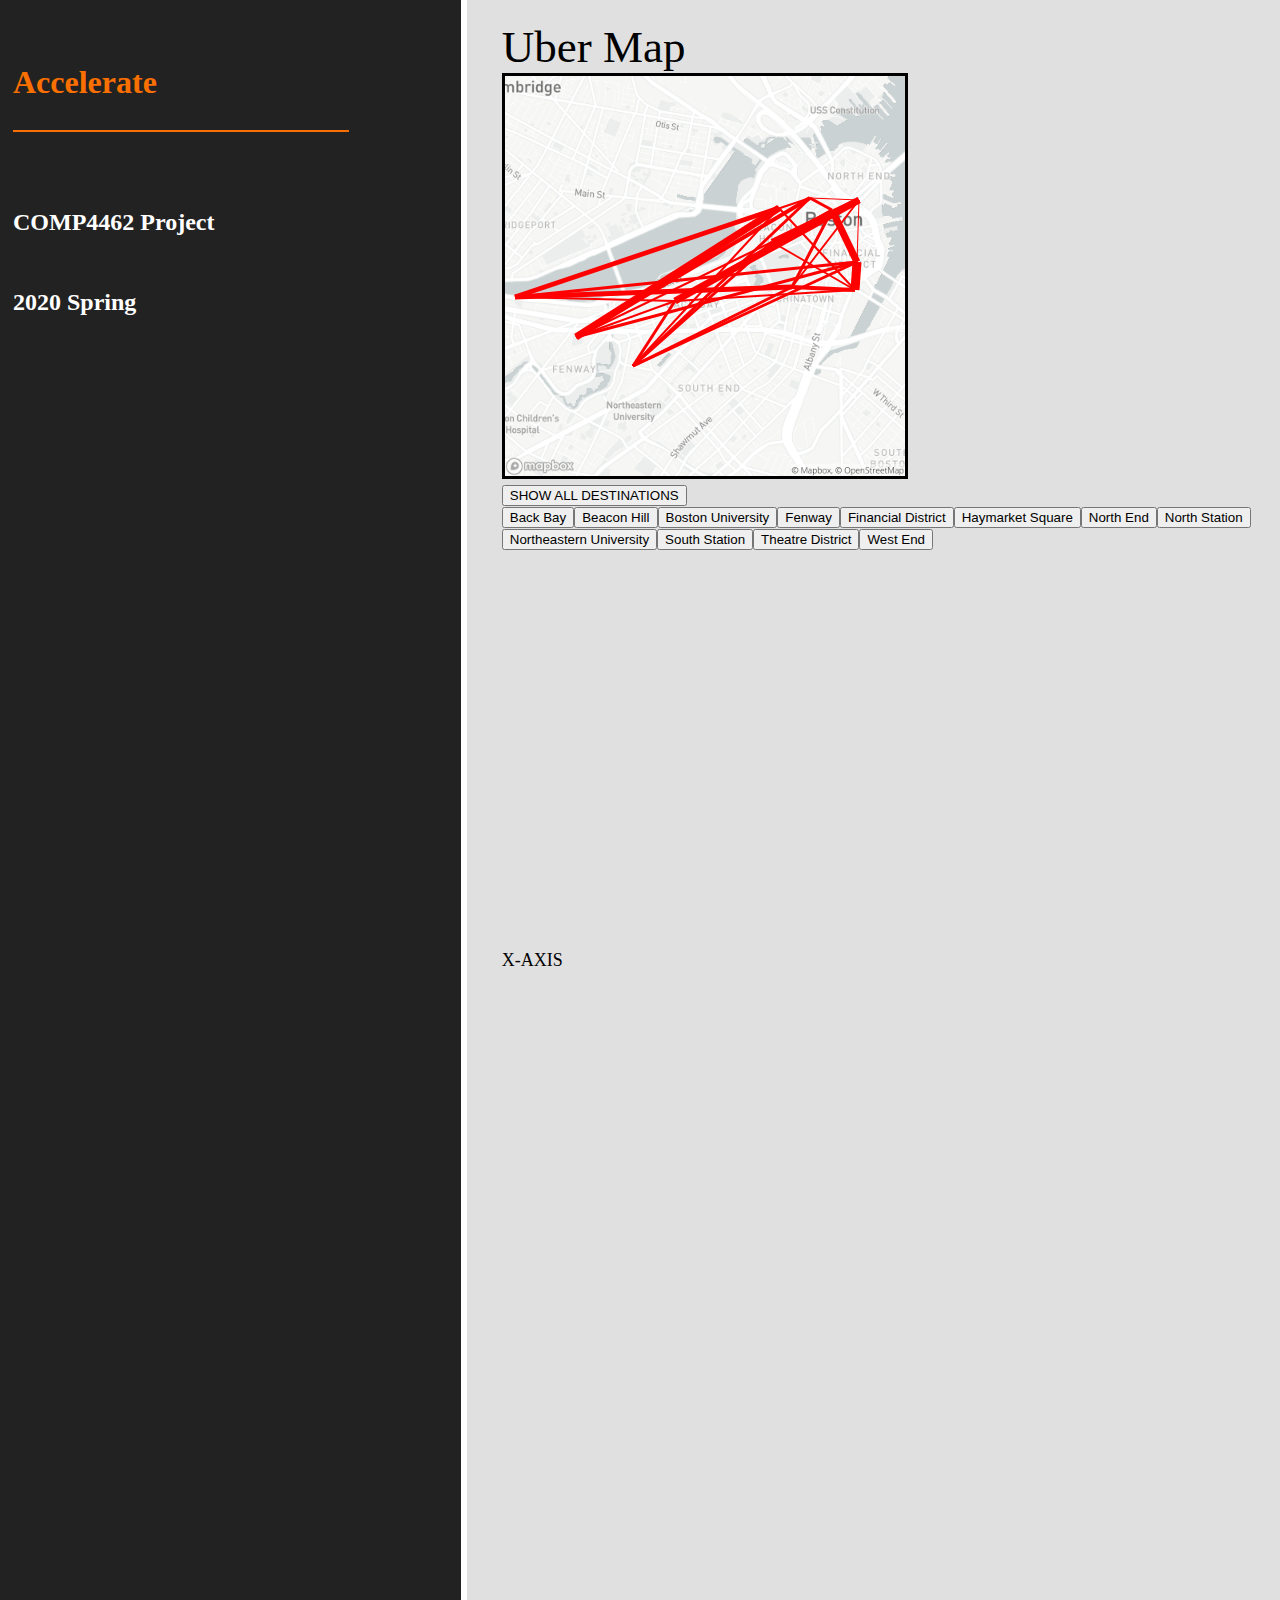
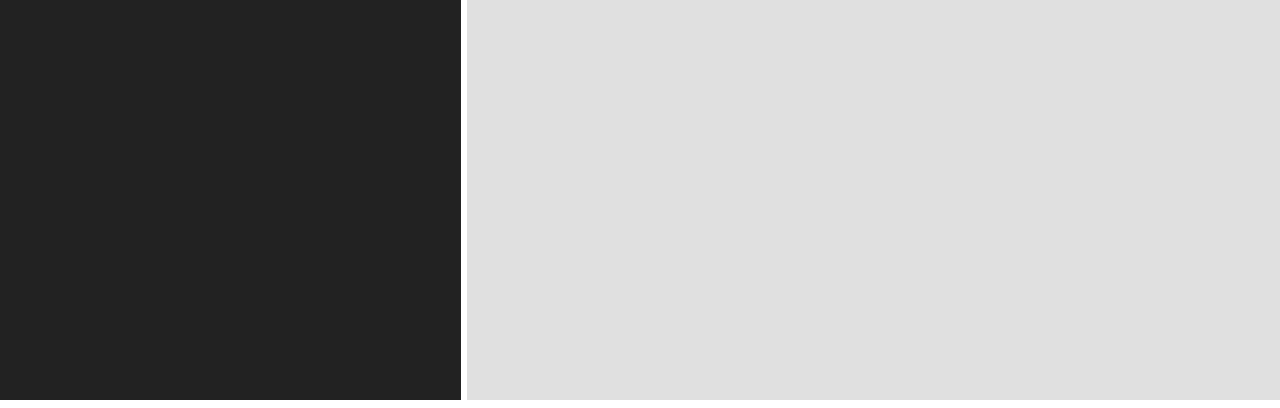
<file: comp4462-data_visualization/Accelerate/Accelerate_codes/Dynamic Designs/map.html>
<!DOCTYPE html>
<html lang="en">
<head>
  <title>Uber Map</title>
  <meta charset="utf-8">
  <style>
    * {
      box-sizing: border-box;
    }

    body {
      font-family: Arial, Helvetica, sans-serif, fantasy, cursive, Verdana;
      margin-left: 0px;
      margin-top: 0px;
    }

    header {
      background-color: #333333;
      padding: 20px;
      text-align: center;
      font-size: 35px;
      color: white;
      font-family: Helvetica;
    }

    section {
      display: -webkit-flex;
      display: flex;
      position: fixed;
    }

    nav {
      width: 36%;
      background-color: #222222;
      height: 2000px;
      font-size: 70px;
      font-family: Verdana;
      color: white;
      position: fixed;
      padding-top: 30px;
      padding-left: 13px;
      margin-left: 0px;
    }

    article {
      width: 63.9%;
      height: 2000px;
      margin-left: 36.7%;
      margin-bottom: 0px;
      content: "";
      display: table;
      clear: both;
      position: relative;
      background-color: #E0E0E0;
      background-repeat: no-repeat;
      background-attachment: fixed;
      background-size: auto 100%;
      color: white;
      font-size: 18px;
      font-family: Verdana;
      padding-left: 35px;
      color: black;
    }

    a { text-decoration: none; color:white }
    a:visited { text-decoration: none; color:white; }
    a:hover { text-decoration: none; color:white; }
    a:focus { text-decoration: none; color:white; }
    a:hover, a:active { text-decoration: none; color:white }

    hr {
      margin-top: 20px;
      margin-bottom: 35px;
    }

    largetopic{
      font-size: 45px;
      font-family: Tw Cen MT;
    }

  </style>
  <script src='https://cdn.plot.ly/plotly-latest.min.js'></script>

  <script src="https://www.koolchart.com/demo/LicenseKey/KoolChartLicense.js"></script>
  <script src="https://www.koolchart.com/demo/KoolChart/JS/KoolChart.js"></script>
  <link rel="stylesheet" href="https://www.koolchart.com/demo/KoolChart/Assets/Css/KoolChart.css"/>
</head>
<body>
  <nav>
    <b>
      <a href="about.html"><font size=6 color=#F96F00>Accelerate<br/></font></a>
      <hr width=75% align=left size=4px color=#F96F00>
      <a href="about.html"><font size=5 color="white">COMP4462 Project<br>2020 Spring</font></a>

    </b>
  </nav>
  <article>
      <br>
      <largetopic>Uber Map</largetopic><br>
      <canvas id="myCanvas" width="400" height="400" style="border:3px solid #000000;"></canvas>
      <script type="text/javascript" src="js/map.js"></script>
      <br>
      <button onclick="show_all()">SHOW ALL DESTINATIONS</button><br>
      <button onclick="show_one(0)">Back Bay</button>
      <button onclick="show_one(1)">Beacon Hill</button>
      <button onclick="show_one(2)">Boston University</button>
      <button onclick="show_one(3)">Fenway</button>
      <button onclick="show_one(4)">Financial District</button>
      <button onclick="show_one(5)">Haymarket Square</button>
      <button onclick="show_one(6)">North End</button>
      <button onclick="show_one(7)">North Station</button>
      <button onclick="show_one(8)">Northeastern University</button>
      <button onclick="show_one(9)">South Station</button>
      <button onclick="show_one(10)">Theatre District</button>
      <button onclick="show_one(11)">West End</button>

      <script src="http://code.jquery.com/jquery-3.3.1.min.js" integrity="sha256-FgpCb/KJQlLNfOu91ta32o/NMZxltwRo8QtmkMRdAu8=" crossorigin="anonymous"></script>

      <div id="chartHolder" style="width:660px; height:400px;"></div>
    X-AXIS
  </article>
</body>
</html>
</file>
<file: my-website/css/leftbar.css>
/* navigation bar on the left; on top if vert */
.leftbar{
  width: 100vw;
  background-color: #222222;
  height: 20vh;
  padding-left: 12vw;
  padding-right: 0vw;
  padding-top: min(3.2vh,5vw);
  font-family: Verdana;
  display: flex;
  position: fixed;
  float: left;
  z-index: 2;
}

/* navigation bar: text located top */
.leftbar-top{
  width: 70vw;
  font-size: min(5vw, 3vh);
  float: left;
}

/* navigation bar: text located middle */
.leftbar-item{
  width: 42vw;
  font-size: min(6vw, 3vh);
  float: left;
}

/* navigation bar: text located bottom */
.leftbar-bottom{
  margin: 3vh 0 0;
  font-size: 1.5vw;
  float: left;
  display: none;
}

.leftbar-bottom-block{
  width: 14vw;
}

oc:hover {
  color: #F96F00;
}

/* navigation bar: text located top */
lt{
  color: #F96F00;
}

/* navigation bar: text located bottom */
smalloc{
  color: grey;
}

smalloc:hover {
  color: #F96F00;
}

a { text-decoration: none; color:white }

/* navigation bar: horizontal line */
hr {
  margin-top:2vw;
  margin-bottom: 3vw;
}

@media only screen and (orientation: landscape) {
  .leftbar{
    width: 32vw;
    height: 100vh;
    padding: 5vh 1.5vw 5vh;
    float: left;
  }

  /* navigation bar: text located top */
  .leftbar-top{
    width: 29vw;
    font-size: 2.5vw;
  }

  /* navigation bar: text located middle */
  .leftbar-item{
    font-size: 4.7vw;
    width: 29vw;
  }

  /* navigation bar: text located bottom */
  .leftbar-bottom{
    margin: 3vh 0 0;
    font-size: 1.5vw;
    float: left;
    display: flex;
  }

  .leftbar-bottom-block{
    width: 14vw;
  }

}
</file>
<file: my-website/css/coursesstyle.css>
* {
  box-sizing: border-box;
  margin: 0;
  padding: 0;
}

body {
  width: 100vw;
  height: 100vh;
  margin: 0 0 0;
  font-family: Verdana;
  position: flex;
}

/* genereal area on the right */
.gen-area {
  width: 100vw;
  height: max(auto, 100vh);
  margin-top: 18vh;
  background-color: #E0E0E0;
  font-size: 18px;
  font-family: Verdana;
  padding: 8vw 8vw 8vw;
  margin-right: 0;
  color: black;
  float: left;
  display: flex;
  position: relative;
  flex-direction: column;
  z-index: 1;
}

.gen-header h1{
  font-size: 5.5vw;
  font-weight: normal;
  font-style: italic;
}

.gen-header h2{
  font-size: 5vw;
  font-weight: normal;
  color: grey;
}

.gen-header h3{
  font-size: 3.7vw;
  font-weight: normal;
  color: grey;
}

.gen-table{
  font-size: 4.5vw;
  font-weight: normal;
}

@media only screen and (orientation: landscape) {
  .gen-area{
    width: 67.5vw;
    height: max(auto, 100vh);
    margin-top: 0;
    margin-left: 32.5vw;
    padding-top: 3vw;
    padding-left: 5vw;
    padding-right: 3vw;
    z-index: 3;
  }

  .gen-header h1{
    font-size: 3vw;
  }

  .gen-header h2{
    font-size: 2.5vw;
  }

  .gen-header h3{
    font-size: 1.6vw;
  }

  .gen-table{
    font-size: 1.3vw;
    font-weight: normal;
  }

  .gen-table td{
    padding: 0.03vw 1vw 0.03vw;
  }
}
</file>
<file: my-website/css/gamesstyle.css>
* {
  box-sizing: border-box;
  margin: 0;
  padding: 0;
}

body {
  width: 100vw;
  height: 100vh;
  margin: 0 0 0;
  font-family: Verdana;
  position: flex;
}

/* genereal area on the right */
.gen-area {
  width: 100vw;
  height: 100vh;
  margin-top: 18vh;
  background-color: #E0E0E0;
  font-size: 18px;
  font-family: Verdana;
  padding: 8vw 8vw 8vw;
  margin-right: 0;
  color: black;
  float: left;
  display: flex;
  position: relative;
  flex-direction: column;
  z-index: 1;
}

.gen-table{
  font-size: 4.5vw;
  font-weight: normal;
}

td{
  font-size: 4.5vw;
  font-weight: normal;
}

.gen-header h1{
  font-size: 5vw;
  font-weight: bold;
  font-style: normal;
  font-family: Verdana;
}

.gen-note{
  font-size: 2.5vw;
  color: #777777;
}

button{
  font-size: 4vw;
}

@media only screen and (orientation: landscape) {
  .gen-area{
    width: 67.5vw;
    height: max(auto, 100vh);
    margin-top: 0;
    margin-left: 32.5vw;
    padding-top: 3vw;
    padding-left: 5vw;
    padding-right: 7vw;
    z-index: 3;
  }
  .gen-table{
    font-size: 1.3vw;
    font-weight: normal;
  }

  .gen-table td{
    padding: 0.03vw 1vw 0.03vw;
  }

  td{
    font-size: 1.8vw;
  }

  .gen-header h1{
    font-size: 3vw;
  }

  .gen-note{
    font-size: 1vw;
    color: #777777;
  }
  button{
    font-size: 1.5vw;
  }
}
</file>
<file: my-website/css/indexstyle.css>
* {
  box-sizing: border-box;
  margin: 0;
  padding: 0;
}

body {
  width: 100vw;
  height: 100vh;
  margin: 0;
  font-family: TW Cen MT;
  position: flex;
}

/* genereal area on the right */
.gen-area {
  width: 100vw;
  height: max(auto, 100vh);
  margin-top: 20vh;
  background-color: #E0E0E0;
  font-size: 18px;
  font-family: Verdana;
  padding: 8vw 8vw 8vw;;
  color: black;
  float: left;
  display: flex;
  position: relative;
  flex-direction: column;
  z-index: 1;
}

.gen-header{
  float: left;
  position: flex;
  width: 84vw;
}

.gen-header h1{
  color: black;
  font-size: 6vw;
  font-weight: bold;
  float: left;
  width: 84vw;
}

.gen-header h2{
  color: grey;
  font-size: 4vw;
  font-weight: bold;
  font-style: italic;
  float: left;
  width: 80vw;
}

.gen-top-container{
  position: flex;
  flex-direction: column;
  width: 100vw;
  heigth: auto;
}

.gen-img{
  float: left;
  margin-top: 4vw;
}

.gen-img img{
  height: 60vw;
  width: auto;
}

.gen-right-container{
  margin: 4vw 0 0;
  position: flex;
  flex-direction: column;
}

.gen-right-item{
  margin: 2vw 0 0;
  position: flex;
  float: left;
  flex-direction: row;
}

.gen-right-item-head{
  float: left;
  font-weight: bold;
  font-size: 3.5vw;
  width: 30vw;
}

.gen-right-item-tail{
  float: left;
  font-size: 3.5vw;
  width: 48vw;
}

.gen-bottom-container{
  margin: 4vw 0 0;
  position: flex;
  flex-direction: column;
  width: 84vw;
}

.gen-bottom-item{
  margin: 2vw 0 0;
  position: flex;
  flex-direction: column;
  float: left;
  width: 84vw;
}

.gen-bottom-item-head{
  float: left;
  font-weight: bold;
  font-size: 4vw;
  width: 84vw;
  margin-top: 2vw;
}

.gen-bottom-item-tail{
  float: left;
  font-size: 4vw;
  width: 85vw;
  padding-left: 4vw;
  margin-top: 2vw;
  position: flex;
  flex-direction: row;
}

.gen-bottom-item-tail-left{
  width: 55vw;
  float: left;
}

.gen-bottom-item-tail-right{
  width: 25vw;
  padding-left: 2vw;
  float: left;
}

@media only screen and (orientation: landscape) {
  .gen-area{
    width: 67.5vw;
    height: max(auto, 100vh);
    margin-top: 0;
    margin-left: 32.5vw;
    padding-top: 3vw;
    padding-left: 5vw;
    padding-right: 3vw;
  }

  .gen-header{
    margin-top: 0;
    padding-top: 0;
    width: 58vw;
  }

  .gen-header h1{
    font-size: 3vw;
    width: 58vw;
  }

  .gen-header h2{
    font-size: 1.7vw;
    width: 58vw;
  }

  .gen-top-container{
    flex-direction: row;
    width: 58vw;
  }

  .gen-img{
    margin-top: 1.5vw;
    float: left;
  }

  .gen-img img{
    width: 16vw;
    height: auto;
  }

  .gen-right-container{
    margin-top: 2vw;
    margin-left: 3vw;
    position: flex;
    flex-direction: column;
    width: 38vw;
    float: left;
  }

  .gen-right-item{
    margin-top: 0.3vw;
    position: flex;
    float: left;
    flex-direction: row;
    width: 35vw;
  }

  .gen-right-item-head{
    float: left;
    font-weight: bold;
    font-size: 1.2vw;
    width: 10vw;
  }

  .gen-right-item-tail{
    float: left;
    font-size: 1.2vw;
    width: 22vw;
    margin-left: 2vw;
  }

  .gen-bottom-container{
    margin: 0 0 0;
    position: flex;
    flex-direction: column;
    width: 55vw;
  }

  .gen-bottom-item{
    margin: 1vw 0 0;
    position: flex;
    flex-direction: column;
    float: left;
    width: 55vw;
  }

  .gen-bottom-item-head{
    float: left;
    font-weight: bold;
    font-size: 1.3vw;
    width: 55vw;
    margin-top: 0.5vw;
  }

  .gen-bottom-item-tail{
    float: left;
    font-size: 1.3vw;
    width: 55vw;
    padding-left: 3vw;
    margin-top: 0.8vw;
    position: block flex;
    flex-direction: row;
  }

  .gen-bottom-item-tail-left{
    width: 34vw;
    max-width: 34vw;
    display: inline-block;
    float: left;
    position: relative;
  }

  .gen-bottom-item-tail-right{
    width: 18vw;
    max-width: 18vw;
    display: inline-block;
    padding-left: 3vw;
    float: left;
    position: relative;
  }
}
</file>
<file: my-website/css/designsstyle.css>
* {
  box-sizing: border-box;
  margin: 0;
  padding: 0;
}

body {
  width: 100vw;
  height: 100vh;
  margin: 0;
  font-family: Verdana;
  position: flex;
}

/* genereal area on the right */
.gen-area {
  width: 100vw;
  height: max(auto, 100vh);
  margin-top: 20vh;
  background-color: #E0E0E0;
  font-size: 18px;
  font-family: Verdana;
  padding: 8vw 8vw 8vw;;
  color: black;
  float: left;
  display: flex;
  position: relative;
  flex-direction: column;
  z-index: 1;
}

.gen-header h1{
  font-size: 7vw;
  font-weight: bold;
}

.gen-header h2{
  font-size: 4.5vw;
  font-style: italic;
  font-weight: normal;
  color: grey;
}

.portals-container{
  position: flex;
  flex-direction: row;
  width: 70vw;
}

.portals-container h7{
  font-style: normal;
  color: black;
}

.portals-head{
  float: left;
  width: 25vw;
}

.portals-item{
  float: left;
  width: 55vw;
}

.gen-section{
  margin-top: 3vh;
}

.gen-section h3{
  font-size: 6vw;
  font-weight: bold;
}

.gen-section-item{
  margin-top: 2vw;
}

.gen-section-item h4{
  font-size: 6vw;
  font-weight: normal;
}

.gen-section-item h5{
  font-size: 4.5vw;
  font-style: italic;
  font-weight: normal;
  color: grey;
}

.gen-section-item h6{
  font-size: 4vw;
  font-style: normal;
  font-weight: normal;
  color: black;
}

.gen-section-item img{
  width: 83vw;
  height: auto;
}

.reduced-size-img img{
  width: 40vw;
  height: auto;
  margin-right: 1vw;
}

#myCanvas{
  width: 70vw;
  height: 70vw;
}

button{
  font-size: 3vw;
  font-weight: bold;
}

@media only screen and (orientation: landscape) {
  .gen-area{
    width: 67.5vw;
    height: max(auto, 100vh);
    margin-top: 0;
    margin-left: 32.5vw;
    padding-top: 3vw;
    padding-left: 5vw;
    padding-right: 3vw;
    z-index: 3;
  }

  .gen-header h1{
    font-size: 3vw;
  }

  .gen-header h2{
    font-size: 2vw;
  }

  .portals-container{
    position: flex;
    flex-direction: row;
    width: 50vw;
  }

  .portals-head{
    float: left;
    width: 10vw;
  }

  .portals-item{
    float: left;
    width: 40vw;
  }

  .gen-section{
    margin-top: 1.5vw;
  }

  .gen-section h3{
    font-size: 2.5vw;
  }

  .gen-section-item{
      margin-top: 1vw;
  }

  .gen-section-item h4{
    font-size: 2vw;
  }

  .gen-section-item h5{
    font-size: 1.5vw;
  }

  .gen-section-item h6{
    font-size: 1.5vw;
  }

  .gen-section-item img{
    width: 27vw;
  }

  .reduced-size-img img{
    width: 20vw;
    margin: 0;
  }

  #myCanvas{
    width: 25vw;
    height: 25vw;
  }

  button{
    font-size: 1.2vw;
    font-weight: normal;
  }
}
</file>
<file: my-website/css/ricoplusstyle.css>
/*  Ricochet Robots JS Ver.
    ricostyle.css
    By: Yeung Man Yin Michael
    31/07/2020  */

* {
  box-sizing: border-box;
  margin: 0;
  padding: 0;
}

body {
  width: 100vw;
  height: 100vh;
  margin: 0;
  font-family: TW Cen MT, Verdana, sans-serif;
  position: flex;
  background-color: #E0E0E0;
}

.rico-container{
  position: flex;
  flex-direction: row;
  margin-top: 40px;
  margin-bottom: 10px;
}

.rico-item-1{
  float: left;
  margin-left: 45px;
  margin-right: 10px;
  font-size: 40px;
  height: 470px;

}

.rico-item-2{
  width: 360px;
  font-size: 27px;
  float: left;
  height: auto;
  margin-left: 40px;
}

.rico-item-3{
  padding-top: 20px;
  margin-left: 20px;
  width: 270px;
  font-size: 40px;
  float: left;
  font-size: 20px;
  font-weight: normal;
  text-align: center;
  height: 470px;
}

.rico-item-4{
  width: 625px;
  height: 70px;
  float: left;
  margin-left: 45px;
  margin-right: 185px;
  padding-top: 14px;
  font-size: 13px;
}

.rico-item-5{
  width: 300px;
  height: 50px;
  float: left;
  padding-top: 14px;
  font-size: 15px;
  margin-left: 45px;
}

button{
  font-size: 20px;
}

.scoreheader{
  font-size: 20px;
  text-align: center;
}

.scoreboard{
  position: flex;
  flex-direction: column;
  width: 270px;
}

.player-row{
  float: left;
  margin-top: 0;
  width: 270px;
  height: 50px;
  position: flex;
  flex-direction: row;
}

.player-row-item{
  float: left;
  width: 90px;
  height: 50px;
  text-align: center;
  font-size: 28px;
}

.scorebutton{
  width: 45px;
  height: 45px;
}

.player-name{
  float: left;
  width: 270px;
  height: 30px;
  margin-top: 10px;
  text-align: center;
  font-size: 20px;
}

.v-num{
  float: left;
  position: flex;
  flex-direction: column;
  margin-left: 45px;
  margin-bottom: 45px;
  width: 700px;
}

.v-num-row{
  float: left;
  position: flex;
  flex-direction: row;
  width: 300px;
}

.v-num-row button{
  width: 50px;
  height: 50px;
  font-size: 35px;
}

.rico-item-7{
  width: 700px;
  font-size: 20px;
  float: left;
  height: auto;
  margin-left: 40px;
}

.current-card-container{
  position: flex;
  flex-direction: row;
  width: 280px;
  height: auto;
  float: left;
}

.current-card-item{
  width: 70px;
  text-align: left;
  float: left;
}

.timerr{
  width: 160px;
  float: left;
}

.timerr-container{
  width: 360px;
  position: flex;
  float: left;
  flex-direction: row;
}

.timerr-container-2{
  width: 360px;
  position: flex;
  float: left;
  flex-direction: row;
  margin-top: 5px;
}

.timerr-container-2 button{
  width: 150px;
  height: 35px;
  margin-right: 15px;
}

@media only screen and (max-width: 699px) {
  .rico-item-4{
    width: 80vw;
    height: auto;
    float: left;
    padding-top: 14px;
    font-size: 15px;
    margin-left: 10vw;
    margin-right: 10vw;
  }
  .rico-item-7{
    width: 80vw;
    height: auto;
    float: left;
    padding-top: 14px;
    margin-left: 10vw;
    margin-right: 10vw;
  }
}
</file>
